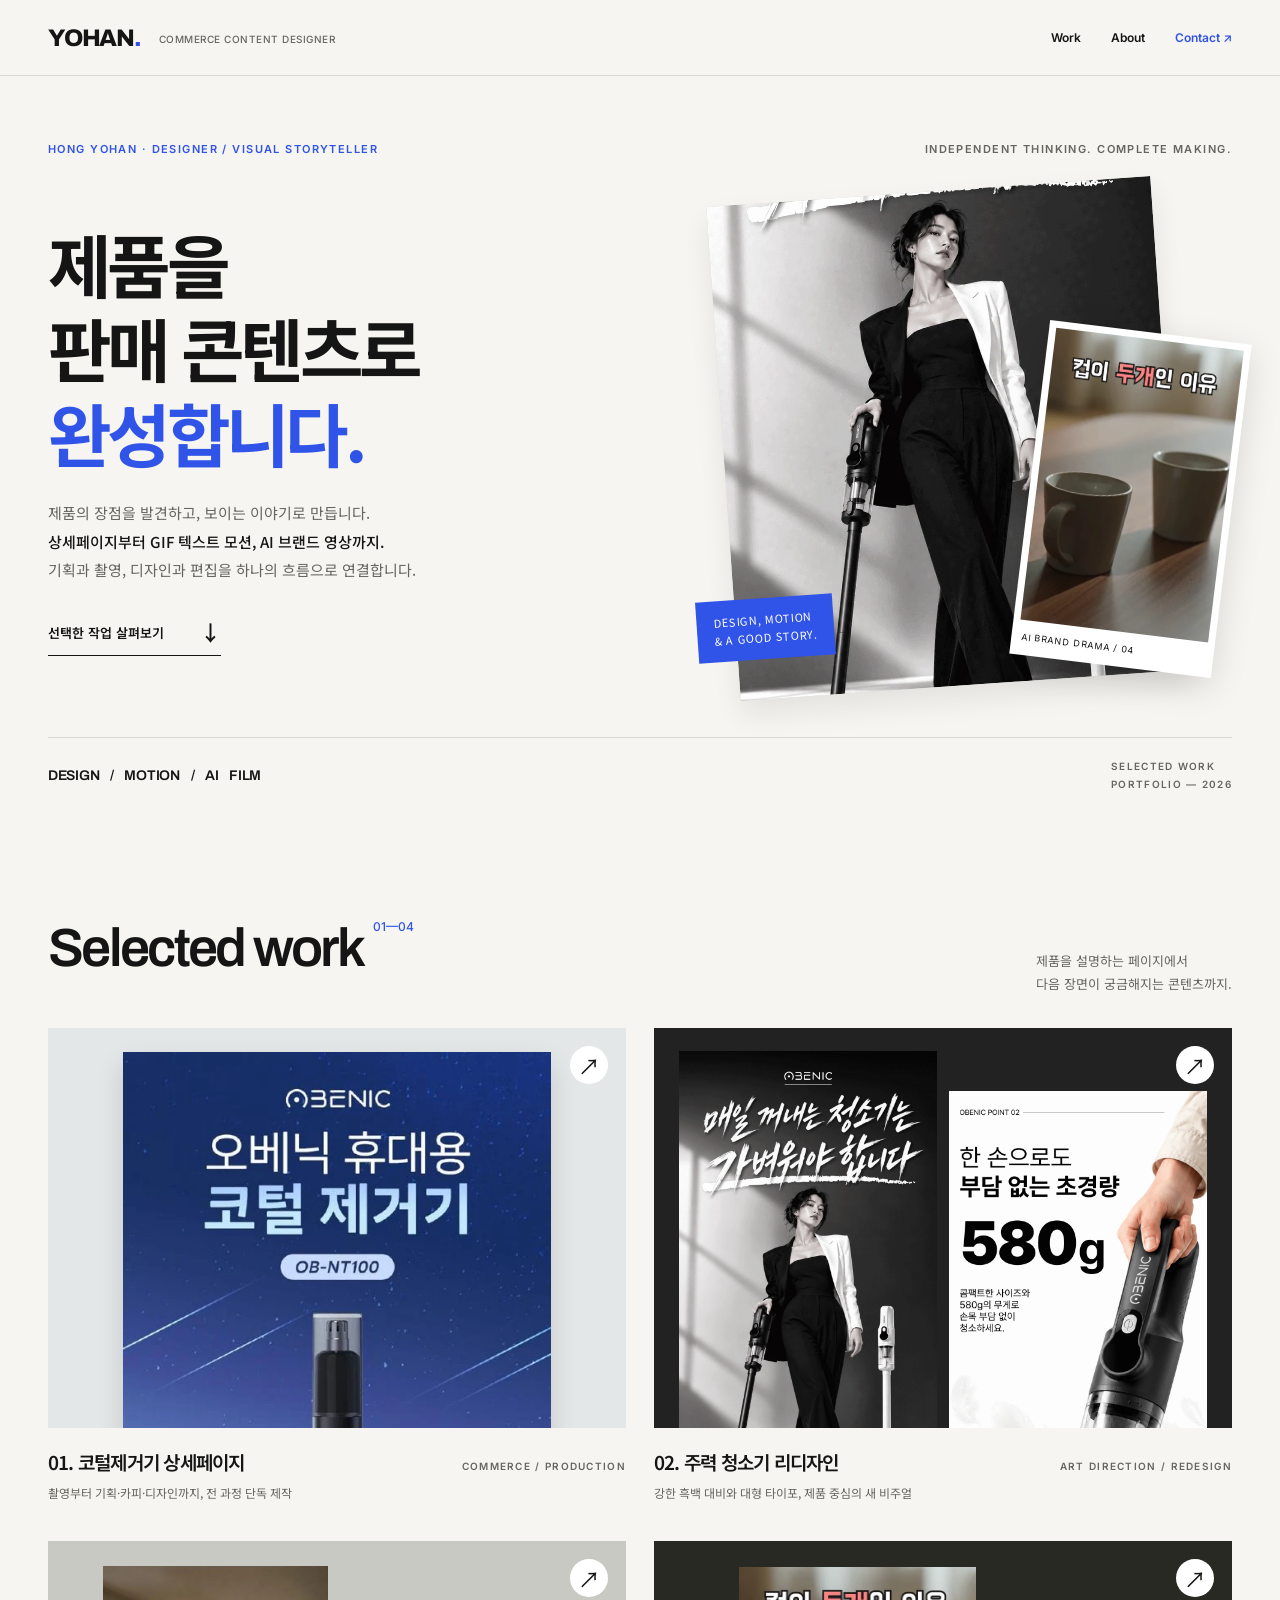
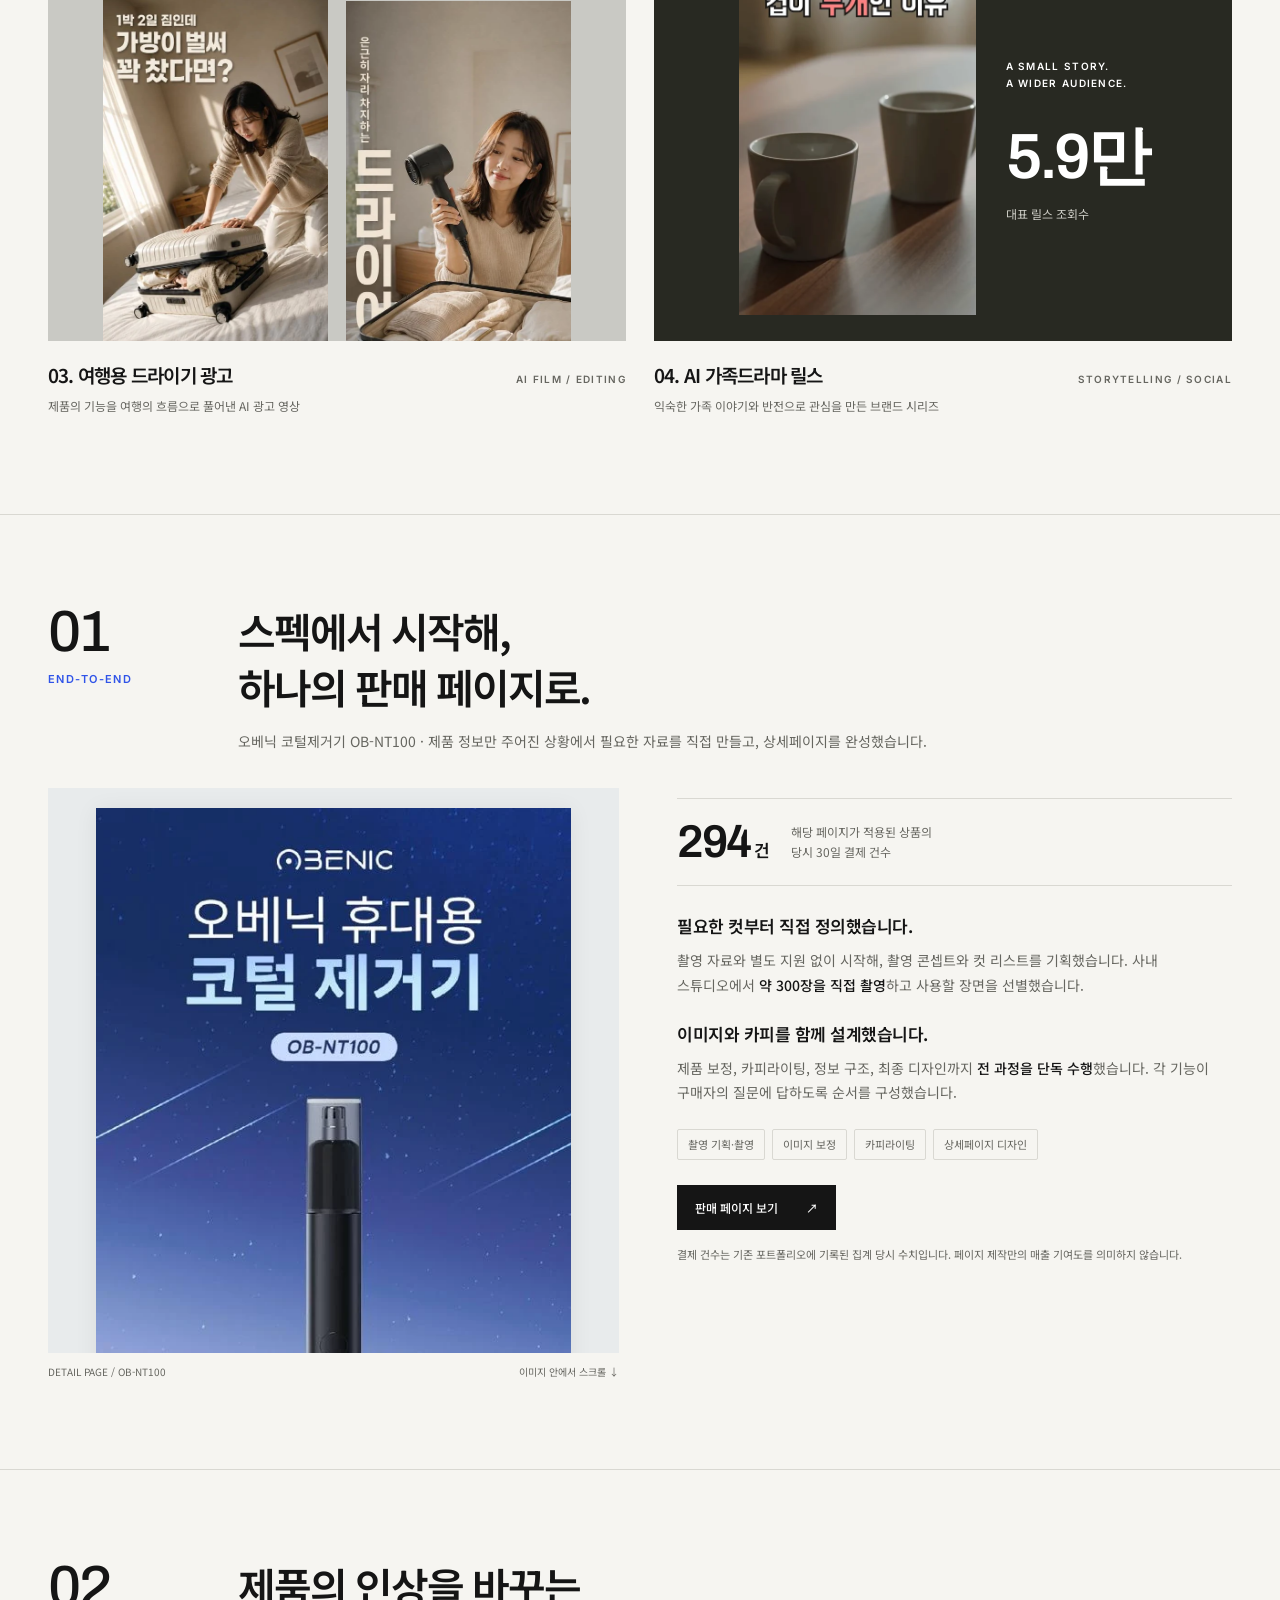
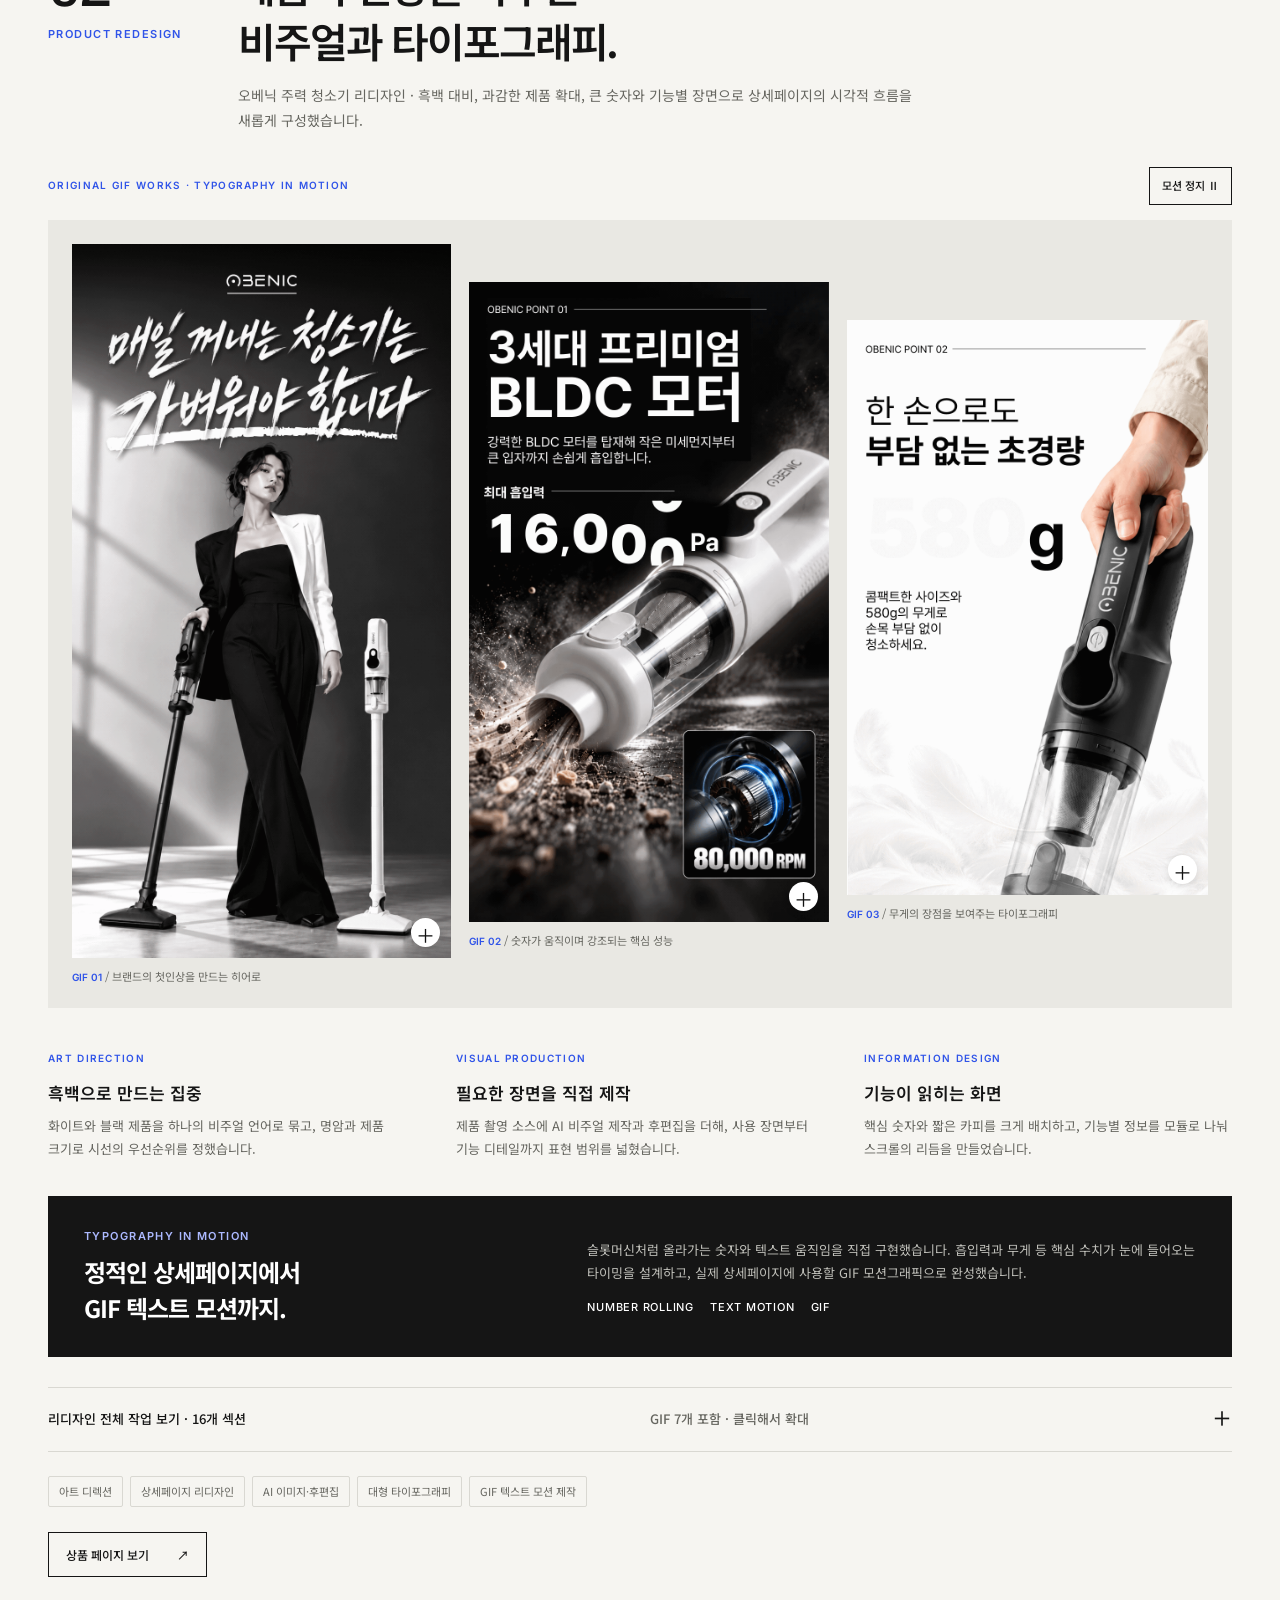
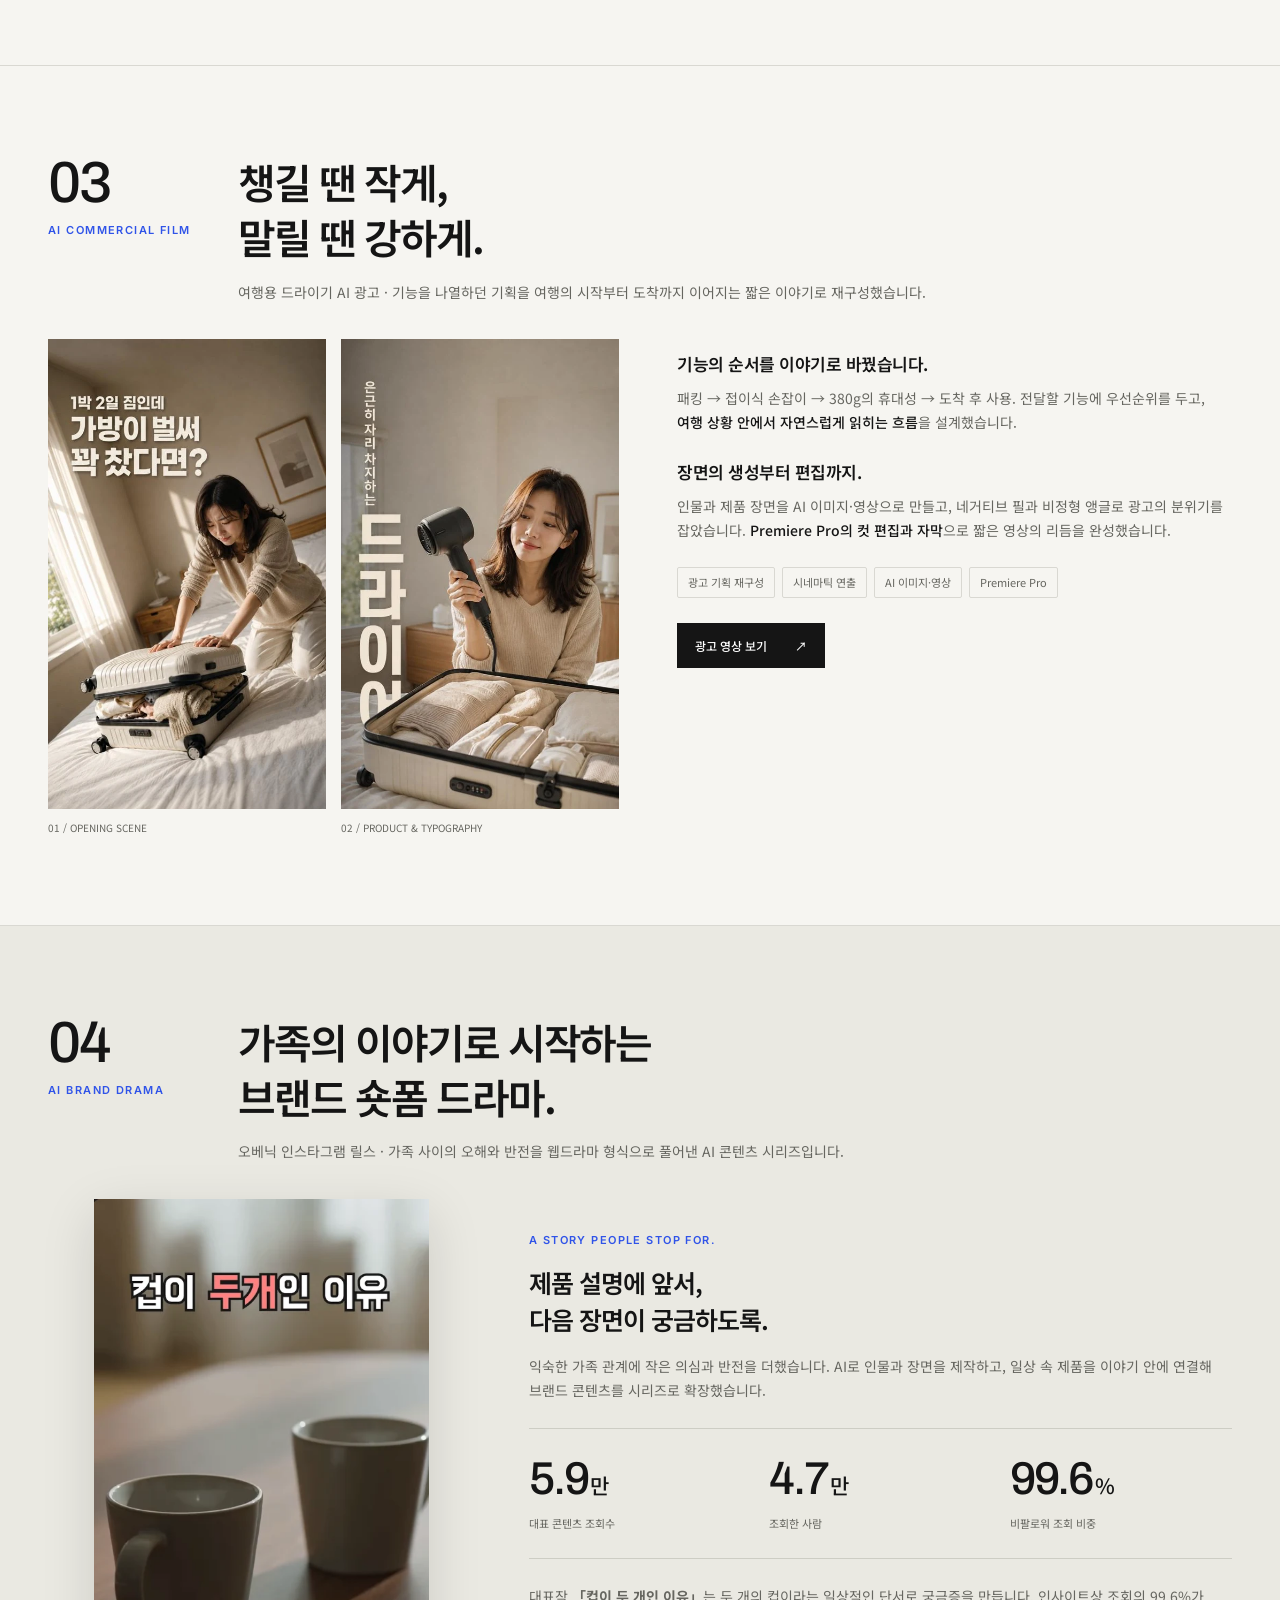
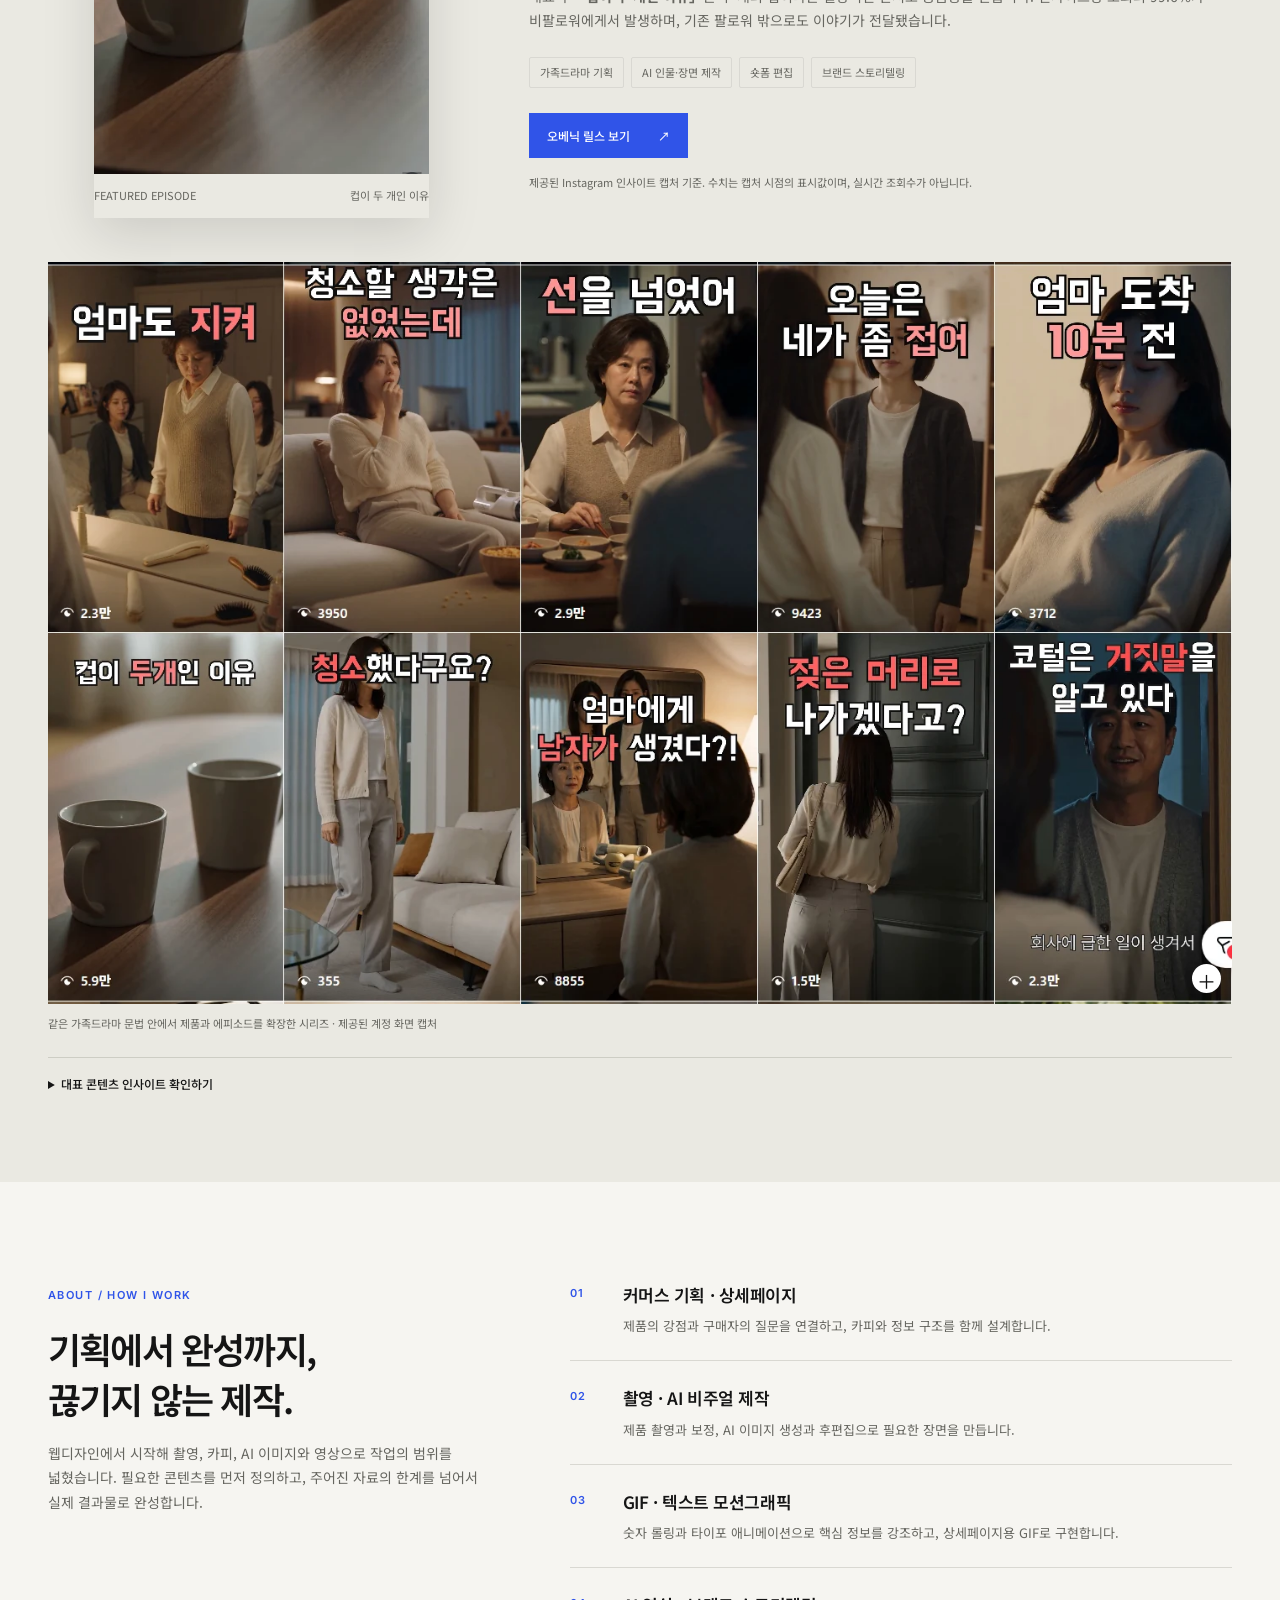
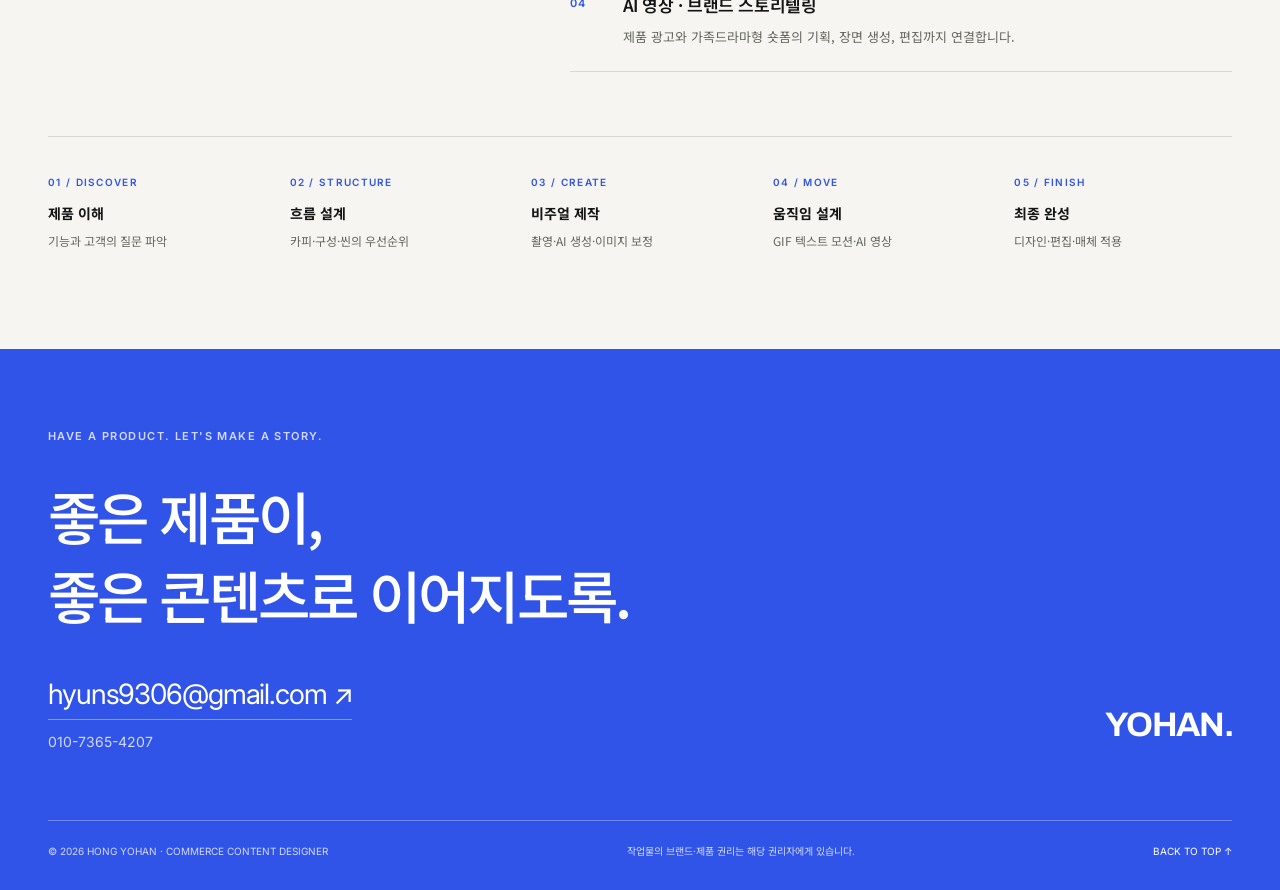
<file: index.html>
<!DOCTYPE html>
<html lang="ko">
<head>
<meta charset="UTF-8">
<meta name="viewport" content="width=device-width, initial-scale=1.0">
<meta name="description" content="홍요한의 커머스 콘텐츠 디자인 포트폴리오. 상세페이지 리디자인, GIF 텍스트 모션그래픽, AI 제품 광고와 가족드라마 릴스까지.">
<meta name="theme-color" content="#f6f5f1">
<meta property="og:title" content="YOHAN — Commerce Content Designer">
<meta property="og:description" content="제품을 판매 콘텐츠로 완성합니다. 상세페이지 · GIF 모션 · AI 브랜드 필름">
<meta property="og:type" content="website">
<meta property="og:image" content="https://yohi604.github.io/github.io/assets/vacuum-01.webp">
<title>홍요한 · 커머스 콘텐츠 디자이너</title>
<link rel="icon" href="favicon.svg" type="image/svg+xml">
<link rel="preconnect" href="https://fonts.googleapis.com">
<link rel="preconnect" href="https://fonts.gstatic.com" crossorigin>
<link href="https://fonts.googleapis.com/css2?family=Archivo:wght@400;500;600;700;800&family=Inter:wght@400;500;600&family=Noto+Sans+KR:wght@400;500;600;700&display=swap" rel="stylesheet">
<link rel="stylesheet" href="styles.css?v=20261021-2">
<script src="script.js?v=20261021-2" defer></script>
</head>
<body id="top">
<a class="skip" href="#cases">작업물 바로 보기</a>
<nav class="site-nav" aria-label="주 메뉴">
  <div class="wrap nav-inner">
    <a class="brand" href="#top" aria-label="홍요한 포트폴리오 처음으로">YOHAN<span>.</span><small>COMMERCE CONTENT DESIGNER</small></a>
    <div class="nav-links"><a href="#cases">Work</a><a href="#capabilities">About</a><a href="#next" class="nav-contact">Contact ↗</a></div>
  </div>
</nav>

<header class="hero">
  <div class="wrap">
    <div class="hero-top mono"><span class="eyebrow">Hong Yohan · Designer / Visual Storyteller</span><span class="edition muted">Independent thinking. Complete making.</span></div>
    <div class="hero-grid">
      <div>
        <h1><span>제품을</span><span>판매 콘텐츠로</span><span class="accent">완성합니다.</span></h1>
        <p class="hero-desc">제품의 장점을 발견하고, 보이는 이야기로 만듭니다.<br><strong>상세페이지부터 GIF 텍스트 모션, AI 브랜드 영상까지.</strong><br>기획과 촬영, 디자인과 편집을 하나의 흐름으로 연결합니다.</p>
        <a class="hero-action" href="#cases">선택한 작업 살펴보기 <span aria-hidden="true">↓</span></a>
      </div>
      <div class="hero-stage" aria-label="대표 작업 미리보기">
        <a class="hero-art" href="#case-02" aria-label="청소기 리디자인 사례 보기" style="display:block"><img src="assets/vacuum-01.webp" alt="흑백 비주얼과 대형 타이포로 완성한 오베닉 청소기 리디자인" fetchpriority="high" width="860" height="1622"></a>
        <figure class="hero-inset"><a href="#case-04" aria-label="AI 가족드라마 사례 보기"><img src="assets/drama-cups.webp" alt="컵이 두 개인 이유 — AI 가족드라마 대표 썸네일" width="490" height="842"></a><figcaption>AI BRAND DRAMA / 04</figcaption></figure>
        <div class="hero-stamp" aria-hidden="true">DESIGN, MOTION<br>& A GOOD STORY.</div>
      </div>
    </div>
    <div class="hero-bottom"><span class="disciplines">DESIGN / MOTION / AI FILM</span><span class="mono">Selected work<br>Portfolio — 2026</span></div>
  </div>
</header>

<main>
<section class="section" id="cases" aria-labelledby="work-title">
  <div class="wrap">
    <div class="section-top"><h2 id="work-title">Selected work<sup>01—04</sup></h2><p>제품을 설명하는 페이지에서<br>다음 장면이 궁금해지는 콘텐츠까지.</p></div>
    <div class="project-grid">
      <a class="project" href="#case-01">
        <div class="project-cover cover-trimmer"><img src="assets/trimmer-detail.webp" alt="코털제거기 상세페이지 작업 미리보기" loading="lazy"></div>
        <div class="project-meta"><h3>01. 코털제거기 상세페이지</h3><span class="mono">Commerce / Production</span></div>
        <p class="project-desc">촬영부터 기획·카피·디자인까지, 전 과정 단독 제작</p>
      </a>
      <a class="project" href="#case-02">
        <div class="project-cover cover-vacuum"><img src="assets/vacuum-01.webp" alt="오베닉 청소기 최신 히어로 디자인" loading="lazy"><img src="assets/vacuum-05.webp" alt="580g 초경량을 강조한 청소기 디자인" loading="lazy"></div>
        <div class="project-meta"><h3>02. 주력 청소기 리디자인</h3><span class="mono">Art Direction / Redesign</span></div>
        <p class="project-desc">강한 흑백 대비와 대형 타이포, 제품 중심의 새 비주얼</p>
      </a>
      <a class="project" href="#case-03">
        <div class="project-cover cover-video"><img src="assets/dryer-hook.webp" alt="여행용 드라이기 광고 오프닝 장면" loading="lazy"><img src="assets/dryer-type.webp" alt="드라이기 광고 타이포그래피 장면" loading="lazy"></div>
        <div class="project-meta"><h3>03. 여행용 드라이기 광고</h3><span class="mono">AI Film / Editing</span></div>
        <p class="project-desc">제품의 기능을 여행의 흐름으로 풀어낸 AI 광고 영상</p>
      </a>
      <a class="project" href="#case-04">
        <div class="project-cover cover-drama"><img src="assets/drama-cups.webp" alt="AI 가족드라마 컵이 두 개인 이유" loading="lazy"><div><div class="mono">A small story.<br>A wider audience.</div><strong>5.9만</strong><span>대표 릴스 조회수</span></div></div>
        <div class="project-meta"><h3>04. AI 가족드라마 릴스</h3><span class="mono">Storytelling / Social</span></div>
        <p class="project-desc">익숙한 가족 이야기와 반전으로 관심을 만든 브랜드 시리즈</p>
      </a>
    </div>
  </div>
</section>

<section class="case-section" id="case-01" aria-labelledby="case01-title">
  <div class="wrap">
    <div class="case-heading">
      <div class="case-index"><span class="case-no">01</span><span class="mono">End-to-end</span></div>
      <div><h2 id="case01-title">스펙에서 시작해,<br>하나의 판매 페이지로.</h2><p>오베닉 코털제거기 OB-NT100 · 제품 정보만 주어진 상황에서 필요한 자료를 직접 만들고, 상세페이지를 완성했습니다.</p></div>
    </div>
    <div class="case-layout">
      <figure><div class="detail-window" tabindex="0" role="region" aria-label="코털제거기 상세페이지, 스크롤하여 전체 보기"><img src="assets/trimmer-detail.webp" alt="오베닉 OB-NT100 전체 상세페이지" loading="lazy"></div><figcaption class="window-caption"><span>DETAIL PAGE / OB-NT100</span><span>이미지 안에서 스크롤 ↓</span></figcaption></figure>
      <div class="case-copy">
        <div class="metric-inline"><strong>294<small>건</small></strong><span>해당 페이지가 적용된 상품의<br>당시 30일 결제 건수</span></div>
        <h3>필요한 컷부터 직접 정의했습니다.</h3><p>촬영 자료와 별도 지원 없이 시작해, 촬영 콘셉트와 컷 리스트를 기획했습니다. 사내 스튜디오에서 <b>약 300장을 직접 촬영</b>하고 사용할 장면을 선별했습니다.</p>
        <h3>이미지와 카피를 함께 설계했습니다.</h3><p>제품 보정, 카피라이팅, 정보 구조, 최종 디자인까지 <b>전 과정을 단독 수행</b>했습니다. 각 기능이 구매자의 질문에 답하도록 순서를 구성했습니다.</p>
        <div class="case-tags"><span>촬영 기획·촬영</span><span>이미지 보정</span><span>카피라이팅</span><span>상세페이지 디자인</span></div>
        <div class="links"><a class="button solid" href="https://smartstore.naver.com/obenic/products/11923440043" target="_blank" rel="noopener noreferrer">판매 페이지 보기 <span aria-hidden="true">↗</span></a></div>
        <p class="evidence-note">결제 건수는 기존 포트폴리오에 기록된 집계 당시 수치입니다. 페이지 제작만의 매출 기여도를 의미하지 않습니다.</p>
      </div>
    </div>
  </div>
</section>

<section class="case-section" id="case-02" aria-labelledby="case02-title">
  <div class="wrap">
    <div class="case-heading">
      <div class="case-index"><span class="case-no">02</span><span class="mono">Product redesign</span></div>
      <div><h2 id="case02-title">제품의 인상을 바꾸는<br>비주얼과 타이포그래피.</h2><p>오베닉 주력 청소기 리디자인 · 흑백 대비, 과감한 제품 확대, 큰 숫자와 기능별 장면으로 상세페이지의 시각적 흐름을 새롭게 구성했습니다.</p></div>
    </div>
    <div class="motion-toolbar"><span class="mono eyebrow">Original GIF works · Typography in motion</span><button class="button" id="motion-toggle" type="button" aria-pressed="true" aria-label="GIF 모션 재생">모션 정지 Ⅱ</button></div>
    <div class="vacuum-feature">
      <figure><a class="art-button" href="assets/vacuum-01.gif" data-gallery="vacuum" data-title="01 · 브랜드 히어로 모션" aria-label="브랜드 히어로 GIF 확대"><img src="assets/vacuum-01.gif" data-animated="assets/vacuum-01.gif" data-still="assets/vacuum-01.webp" alt="오베닉 청소기 흑백 히어로 비주얼 GIF" loading="lazy"></a><figcaption class="art-caption"><b>GIF 01</b> / 브랜드의 첫인상을 만드는 히어로</figcaption></figure>
      <figure><a class="art-button" href="assets/vacuum-04.gif" data-gallery="vacuum" data-title="04 · 흡입력 숫자 모션" aria-label="흡입력 숫자 롤링 GIF 확대"><img src="assets/vacuum-04.gif" data-animated="assets/vacuum-04.gif" data-still="assets/vacuum-04.webp" alt="최대 흡입력 숫자가 움직이는 BLDC 모터 상세페이지 GIF" loading="lazy"></a><figcaption class="art-caption"><b>GIF 02</b> / 숫자가 움직이며 강조되는 핵심 성능</figcaption></figure>
      <figure><a class="art-button" href="assets/vacuum-05.gif" data-gallery="vacuum" data-title="05 · 초경량 타이포 모션" aria-label="초경량 타이포그래피 GIF 확대"><img src="assets/vacuum-05.gif" data-animated="assets/vacuum-05.gif" data-still="assets/vacuum-05.webp" alt="580g 초경량을 강조하는 텍스트 모션 GIF" loading="lazy"></a><figcaption class="art-caption"><b>GIF 03</b> / 무게의 장점을 보여주는 타이포그래피</figcaption></figure>
    </div>
    <div class="case-summary">
      <div><span class="mono">Art direction</span><h3>흑백으로 만드는 집중</h3><p>화이트와 블랙 제품을 하나의 비주얼 언어로 묶고, 명암과 제품 크기로 시선의 우선순위를 정했습니다.</p></div>
      <div><span class="mono">Visual production</span><h3>필요한 장면을 직접 제작</h3><p>제품 촬영 소스에 AI 비주얼 제작과 후편집을 더해, 사용 장면부터 기능 디테일까지 표현 범위를 넓혔습니다.</p></div>
      <div><span class="mono">Information design</span><h3>기능이 읽히는 화면</h3><p>핵심 숫자와 짧은 카피를 크게 배치하고, 기능별 정보를 모듈로 나눠 스크롤의 리듬을 만들었습니다.</p></div>
    </div>
    <aside class="motion-callout" aria-labelledby="motion-title">
      <div><div class="mono">Typography in motion</div><h3 id="motion-title">정적인 상세페이지에서<br>GIF 텍스트 모션까지.</h3></div>
      <div><p>슬롯머신처럼 올라가는 숫자와 텍스트 움직임을 직접 구현했습니다. 흡입력과 무게 등 핵심 수치가 눈에 들어오는 타이밍을 설계하고, 실제 상세페이지에 사용할 GIF 모션그래픽으로 완성했습니다.</p><div class="motion-tags"><span>NUMBER ROLLING</span><span>TEXT MOTION</span><span>GIF</span></div></div>
    </aside>
    <details class="gallery-details">
      <summary>리디자인 전체 작업 보기 · 16개 섹션 <span class="muted">GIF 7개 포함 · 클릭해서 확대</span></summary>
      <div class="gallery-grid" id="vacuum-gallery"></div>
    </details>
    <div class="case-tags"><span>아트 디렉션</span><span>상세페이지 리디자인</span><span>AI 이미지·후편집</span><span>대형 타이포그래피</span><span>GIF 텍스트 모션 제작</span></div>
    <div class="links"><a class="button" href="https://smartstore.naver.com/obenic/products/12833099333" target="_blank" rel="noopener noreferrer">상품 페이지 보기 <span aria-hidden="true">↗</span></a></div>
  </div>
</section>

<section class="case-section" id="case-03" aria-labelledby="case03-title">
  <div class="wrap">
    <div class="case-heading">
      <div class="case-index"><span class="case-no">03</span><span class="mono">AI commercial film</span></div>
      <div><h2 id="case03-title">챙길 땐 작게,<br>말릴 땐 강하게.</h2><p>여행용 드라이기 AI 광고 · 기능을 나열하던 기획을 여행의 시작부터 도착까지 이어지는 짧은 이야기로 재구성했습니다.</p></div>
    </div>
    <div class="case-layout">
      <div class="video-stills">
        <figure><a href="https://www.youtube.com/shorts/LEi4liqGNys" target="_blank" rel="noopener noreferrer" aria-label="여행용 드라이기 광고 유튜브에서 재생"><img src="assets/dryer-hook.webp" alt="드라이기 광고 영상의 오프닝 장면" loading="lazy"></a><figcaption>01 / OPENING SCENE</figcaption></figure>
        <figure><img src="assets/dryer-type.webp" alt="드라이기 광고의 제품 타이포 컷" loading="lazy"><figcaption>02 / PRODUCT & TYPOGRAPHY</figcaption></figure>
      </div>
      <div class="case-copy">
        <h3>기능의 순서를 이야기로 바꿨습니다.</h3><p>패킹 → 접이식 손잡이 → 380g의 휴대성 → 도착 후 사용. 전달할 기능에 우선순위를 두고, <b>여행 상황 안에서 자연스럽게 읽히는 흐름</b>을 설계했습니다.</p>
        <h3>장면의 생성부터 편집까지.</h3><p>인물과 제품 장면을 AI 이미지·영상으로 만들고, 네거티브 필과 비정형 앵글로 광고의 분위기를 잡았습니다. <b>Premiere Pro의 컷 편집과 자막</b>으로 짧은 영상의 리듬을 완성했습니다.</p>
        <div class="case-tags"><span>광고 기획 재구성</span><span>시네마틱 연출</span><span>AI 이미지·영상</span><span>Premiere Pro</span></div>
        <div class="links"><a class="button solid" href="https://www.youtube.com/shorts/LEi4liqGNys" target="_blank" rel="noopener noreferrer">광고 영상 보기 <span aria-hidden="true">↗</span></a></div>
      </div>
    </div>
  </div>
</section>

<section class="case-section case-drama" id="case-04" aria-labelledby="case04-title">
  <div class="wrap">
    <div class="case-heading">
      <div class="case-index"><span class="case-no">04</span><span class="mono">AI brand drama</span></div>
      <div><h2 id="case04-title">가족의 이야기로 시작하는<br>브랜드 숏폼 드라마.</h2><p>오베닉 인스타그램 릴스 · 가족 사이의 오해와 반전을 웹드라마 형식으로 풀어낸 AI 콘텐츠 시리즈입니다.</p></div>
    </div>
    <div class="drama-layout">
      <figure class="drama-feature"><a href="https://www.instagram.com/obenic_official/reels/" target="_blank" rel="noopener noreferrer" aria-label="오베닉 인스타그램 릴스 보기"><img src="assets/drama-cups.webp" alt="대표 에피소드 컵이 두 개인 이유 썸네일" loading="lazy"></a><figcaption class="drama-caption"><span>FEATURED EPISODE</span><span>컵이 두 개인 이유</span></figcaption></figure>
      <div class="drama-copy">
        <span class="mono eyebrow">A story people stop for.</span>
        <h3 style="margin-top:13px">제품 설명에 앞서,<br>다음 장면이 궁금하도록.</h3>
        <p class="intro">익숙한 가족 관계에 작은 의심과 반전을 더했습니다. AI로 인물과 장면을 제작하고, 일상 속 제품을 이야기 안에 연결해 브랜드 콘텐츠를 시리즈로 확장했습니다.</p>
        <div class="metric-grid" aria-label="대표 콘텐츠 성과">
          <div><strong>5.9<small>만</small></strong><span>대표 콘텐츠 조회수</span></div>
          <div><strong>4.7<small>만</small></strong><span>조회한 사람</span></div>
          <div><strong>99.6<small>%</small></strong><span>비팔로워 조회 비중</span></div>
        </div>
        <p>대표작 <b>「컵이 두 개인 이유」</b>는 두 개의 컵이라는 일상적인 단서로 궁금증을 만듭니다. 인사이트상 조회의 99.6%가 비팔로워에게서 발생하며, 기존 팔로워 밖으로도 이야기가 전달됐습니다.</p>
        <div class="case-tags"><span>가족드라마 기획</span><span>AI 인물·장면 제작</span><span>숏폼 편집</span><span>브랜드 스토리텔링</span></div>
        <div class="links"><a class="button blue" href="https://www.instagram.com/obenic_official/reels/" target="_blank" rel="noopener noreferrer">오베닉 릴스 보기 <span aria-hidden="true">↗</span></a></div>
        <p class="evidence-note">제공된 Instagram 인사이트 캡처 기준. 수치는 캡처 시점의 표시값이며, 실시간 조회수가 아닙니다.</p>
      </div>
    </div>
    <figure class="drama-grid-figure"><a class="art-button" href="assets/drama-grid.webp" data-gallery="drama" data-title="오베닉 AI 가족드라마 시리즈" aria-label="릴스 시리즈와 조회수 캡처 확대"><img src="assets/drama-grid.webp" alt="오베닉 AI 가족드라마 릴스 10편과 조회수: 컵이 두 개인 이유 5.9만, 선을 넘었어 2.9만, 엄마도 지켜 2.3만 등" loading="lazy" width="1409" height="884"></a><figcaption>같은 가족드라마 문법 안에서 제품과 에피소드를 확장한 시리즈 · 제공된 계정 화면 캡처</figcaption></figure>
    <details class="evidence-details"><summary>대표 콘텐츠 인사이트 확인하기</summary><div class="evidence-content"><div><p>「컵이 두 개인 이유」<br>조회수 5.9만 · 조회한 사람 4.7만 · 반응 127<br>비팔로워 조회 비중 99.6%</p><p class="evidence-note">조회수와 조회한 사람은 서로 다른 지표입니다. 비팔로워 비중은 조회 기준이며, 매출·전환 성과를 뜻하지 않습니다.</p></div><a class="art-button" href="assets/drama-insights.webp" data-gallery="drama" data-title="컵이 두 개인 이유 · Instagram 인사이트" aria-label="인스타그램 인사이트 원본 캡처 확대"><img src="assets/drama-insights.webp" alt="대표 릴스 인사이트 원본 캡처: 조회수 5.9만, 비팔로워 99.6%, 조회한 사람 4.7만, 반응 127" loading="lazy" width="505" height="880"></a></div></details>
  </div>
</section>

<section class="section" id="capabilities" aria-labelledby="about-title">
  <div class="wrap">
    <div class="about-grid" id="position">
      <div class="about-intro"><span class="mono eyebrow">About / How I work</span><h2 id="about-title">기획에서 완성까지,<br>끊기지 않는 제작.</h2><p>웹디자인에서 시작해 촬영, 카피, AI 이미지와 영상으로 작업의 범위를 넓혔습니다. 필요한 콘텐츠를 먼저 정의하고, 주어진 자료의 한계를 넘어서 실제 결과물로 완성합니다.</p></div>
      <div class="skills-list">
        <div class="skill-row"><span class="mono">01</span><div><h3>커머스 기획 · 상세페이지</h3><p>제품의 강점과 구매자의 질문을 연결하고, 카피와 정보 구조를 함께 설계합니다.</p></div></div>
        <div class="skill-row"><span class="mono">02</span><div><h3>촬영 · AI 비주얼 제작</h3><p>제품 촬영과 보정, AI 이미지 생성과 후편집으로 필요한 장면을 만듭니다.</p></div></div>
        <div class="skill-row"><span class="mono">03</span><div><h3>GIF · 텍스트 모션그래픽</h3><p>숫자 롤링과 타이포 애니메이션으로 핵심 정보를 강조하고, 상세페이지용 GIF로 구현합니다.</p></div></div>
        <div class="skill-row"><span class="mono">04</span><div><h3>AI 영상 · 브랜드 스토리텔링</h3><p>제품 광고와 가족드라마형 숏폼의 기획, 장면 생성, 편집까지 연결합니다.</p></div></div>
      </div>
    </div>
    <div class="workflow" id="workflow" aria-label="콘텐츠 제작 과정">
      <div><span class="mono">01 / Discover</span><h3>제품 이해</h3><p>기능과 고객의 질문 파악</p></div>
      <div><span class="mono">02 / Structure</span><h3>흐름 설계</h3><p>카피·구성·씬의 우선순위</p></div>
      <div><span class="mono">03 / Create</span><h3>비주얼 제작</h3><p>촬영·AI 생성·이미지 보정</p></div>
      <div><span class="mono">04 / Move</span><h3>움직임 설계</h3><p>GIF 텍스트 모션·AI 영상</p></div>
      <div><span class="mono">05 / Finish</span><h3>최종 완성</h3><p>디자인·편집·매체 적용</p></div>
    </div>
  </div>
</section>
</main>

<footer class="contact" id="next">
  <div class="wrap">
    <span class="mono">Have a product. Let's make a story.</span>
    <h2>좋은 제품이,<br>좋은 콘텐츠로 이어지도록.</h2>
    <div class="contact-main"><div class="contact-links"><a href="mailto:hyuns9306@gmail.com">hyuns9306@gmail.com ↗</a><a href="tel:01073654207">010-7365-4207</a></div><div class="contact-mark">YOHAN.</div></div>
    <div class="footer"><span>© 2026 HONG YOHAN · COMMERCE CONTENT DESIGNER</span><span>작업물의 브랜드·제품 권리는 해당 권리자에게 있습니다.</span><a href="#top">BACK TO TOP ↑</a></div>
  </div>
</footer>

<dialog class="lightbox" id="lightbox" aria-labelledby="lightbox-title">
  <div class="lightbox-bar"><span id="lightbox-title">작업 이미지</span><div class="lightbox-controls"><button id="lightbox-prev" type="button" aria-label="이전 이미지">←</button><button id="lightbox-next" type="button" aria-label="다음 이미지">→</button><button id="lightbox-close" type="button" aria-label="이미지 닫기">×</button></div></div>
  <img class="lightbox-image" id="lightbox-image" src="assets/vacuum-01.webp" alt="">
  <div class="lightbox-footer">스크롤해서 전체 보기 · ← → 이전/다음 · Esc 닫기</div>
</dialog>
</body>
</html>
</file>
<file: styles.css>
:root{--paper:#f6f5f1;--white:#fff;--ink:#151515;--muted:#666660;--line:#d9d8d2;--blue:#3054e8;--max:1240px}*{box-sizing:border-box}html{scroll-behavior:smooth;scroll-padding-top:90px}body{margin:0;background:var(--paper);color:var(--ink);font-family:'Noto Sans KR',sans-serif;font-size:15px;line-height:1.75;-webkit-font-smoothing:antialiased}body.modal-open{overflow:hidden}a{color:inherit;text-decoration:none}button,summary,a{-webkit-tap-highlight-color:transparent;touch-action:manipulation}button{font:inherit;cursor:pointer}img{display:block;max-width:100%;height:auto}h1,h2,h3,p,figure{margin:0}h1,h2,h3{word-break:keep-all}p{word-break:keep-all;overflow-wrap:break-word}::selection{background:var(--blue);color:#fff}:focus-visible{outline:3px solid var(--blue);outline-offset:5px}.wrap{width:min(calc(100% - 96px),var(--max));margin-inline:auto}.mono{font-family:'Inter',sans-serif;font-size:11px;font-weight:600;letter-spacing:.13em;text-transform:uppercase}.eyebrow{color:var(--blue)}.muted{color:var(--muted)}.skip{position:fixed;top:-80px;left:20px;background:var(--ink);color:white;padding:12px;z-index:1000}.skip:focus{top:12px}.site-nav{height:76px;position:sticky;top:0;z-index:30;background:rgba(246,245,241,.95);backdrop-filter:blur(18px);border-bottom:1px solid var(--line)}.nav-inner{height:100%;display:flex;align-items:center;justify-content:space-between;gap:24px}.brand{font-family:'Archivo',sans-serif;font-size:24px;font-weight:800;letter-spacing:-1.2px;line-height:1}.brand span{color:var(--blue)}.brand small{display:inline-block;font-family:'Inter',sans-serif;font-size:10px;letter-spacing:.05em;font-weight:500;vertical-align:middle;margin-left:18px;color:var(--muted)}.nav-links{display:flex;gap:30px;font-family:'Inter',sans-serif;font-size:12px;font-weight:600}.nav-links a:hover,.nav-contact{color:var(--blue)}
.hero{padding:64px 0 28px}.hero-top{display:flex;justify-content:space-between;gap:20px;padding-bottom:32px}.hero-grid{display:grid;grid-template-columns:1.12fr 1fr;gap:52px;align-items:center}.hero h1{font-size:clamp(42px,5.4vw,74px);font-weight:700;line-height:1.22;letter-spacing:-.067em}.hero h1 span{display:block;white-space:nowrap}.hero h1 .accent{color:var(--blue)}.hero-desc{max-width:470px;color:var(--muted);font-size:15px;line-height:1.9;margin-top:25px}.hero-desc strong{color:var(--ink);font-weight:500}.hero-action{display:inline-flex;align-items:center;gap:36px;margin-top:26px;padding:11px 0;border-bottom:1px solid var(--ink);font-size:13px;font-weight:600}.hero-action span{font-size:21px;line-height:1}.hero-stage{position:relative;height:495px;padding:0 64px 0 25px}.hero-art{height:100%;width:100%;background:#ddd;overflow:hidden;transform:rotate(-4deg);box-shadow:0 14px 28px #15151515}.hero-art img{width:100%;height:100%;object-fit:cover;object-position:50% 65%}.hero-inset{position:absolute;right:0;bottom:20px;width:38%;padding:7px;background:var(--white);transform:rotate(7deg);box-shadow:0 10px 35px #0002}.hero-inset img{width:100%;aspect-ratio:9/14;object-fit:cover}.hero-inset figcaption{font-family:'Inter',sans-serif;font-size:9px;letter-spacing:.08em;padding:9px 3px 3px}.hero-stamp{position:absolute;left:-1px;bottom:27px;background:var(--blue);color:#fff;padding:13px 17px;transform:rotate(-4deg);font-size:11px;line-height:1.6;letter-spacing:.06em}.hero-bottom{display:flex;justify-content:space-between;gap:20px;align-items:center;margin-top:51px;border-top:1px solid var(--line);padding-top:20px}.hero-bottom .disciplines{font-family:'Archivo',sans-serif;font-weight:600;font-size:14px;word-spacing:8px;letter-spacing:-.02em}.hero-bottom .mono{font-size:10px;color:var(--muted)}
.section{padding:98px 0}.section-top{display:flex;justify-content:space-between;align-items:baseline;gap:24px;margin-bottom:32px}.section-top h2{font-family:'Archivo',sans-serif;font-size:clamp(34px,4.2vw,54px);line-height:1.1;font-weight:600;letter-spacing:-.05em}.section-top h2 sup{font:500 12px 'Inter',sans-serif;vertical-align:top;letter-spacing:0;color:var(--blue);margin-left:10px}.section-top p{font-size:13px;color:var(--muted);max-width:390px}.project-grid{display:grid;grid-template-columns:1fr 1fr;gap:38px 28px}.project-cover{position:relative;height:400px;background:#e8e7e2;overflow:hidden}.project-cover:after{content:'↗';position:absolute;right:18px;top:18px;width:38px;height:38px;display:grid;place-items:center;border-radius:50%;color:var(--ink);background:var(--white);font-size:22px;transition:transform .2s}.project:hover .project-cover:after{transform:rotate(45deg)}.project img{transition:transform .5s}.project:hover img{transform:scale(1.025)}.cover-trimmer{padding:24px 13%;background:#e3e7e8}.cover-trimmer img{width:100%;box-shadow:0 12px 25px #0002}.cover-vacuum{display:grid;grid-template-columns:1fr 1fr;gap:12px;padding:23px 25px 0;background:#222}.cover-vacuum img{width:100%;height:420px;object-fit:cover;object-position:top}.cover-vacuum img:nth-child(2){margin-top:40px}.cover-video{display:flex;justify-content:center;gap:18px;padding:25px 0 0;background:#c9c9c4}.cover-video img{width:39%;height:420px;object-fit:cover;object-position:top}.cover-video img:nth-child(2){margin-top:35px}.cover-drama{display:flex;justify-content:center;align-items:center;gap:30px;background:#282922;color:white;padding:26px}.cover-drama img{width:45%;height:100%;object-fit:cover}.cover-drama strong{display:block;font:600 clamp(42px,5vw,72px)/1.1 'Archivo',sans-serif;letter-spacing:-.06em}.cover-drama span{display:block;font-size:12px;color:#cecec7;margin-top:10px}.cover-drama .mono{font-size:10px;line-height:1.7;margin-bottom:30px;max-width:135px}.project-meta{display:flex;justify-content:space-between;gap:14px;margin-top:17px;align-items:baseline}.project-meta h3{font-size:19px;font-weight:600;letter-spacing:-.04em}.project-meta .mono{font-size:10px;color:var(--muted);white-space:nowrap}.project-desc{font-size:12px;color:var(--muted);margin-top:4px}
.case-section{padding:88px 0;border-top:1px solid var(--line);scroll-margin-top:24px}.case-heading{display:grid;grid-template-columns:160px 1fr;gap:30px;margin-bottom:35px}.case-index .mono{color:var(--blue);display:block;margin-top:9px}.case-index .case-no{font:500 58px/1 'Archivo',sans-serif;letter-spacing:-.04em}.case-heading h2{font-size:clamp(28px,3.2vw,41px);line-height:1.35;letter-spacing:-.05em;font-weight:600}.case-heading p{font-size:14px;color:var(--muted);margin-top:15px;max-width:690px}.case-layout{display:grid;grid-template-columns:1.03fr 1fr;gap:58px;align-items:start}.case-copy{padding-top:10px}.case-copy h3{font-size:17px;font-weight:600;letter-spacing:-.03em;margin:22px 0 7px}.case-copy h3:first-child{margin-top:0}.case-copy p{font-size:14px;color:var(--muted)}.case-copy b{font-weight:500;color:var(--ink)}.case-tags{display:flex;flex-wrap:wrap;gap:7px;margin-top:24px}.case-tags span{font-size:11px;border:1px solid var(--line);padding:5px 10px;border-radius:2px;color:var(--muted)}.links{display:flex;flex-wrap:wrap;gap:12px;margin-top:25px}.button{display:inline-flex;align-items:center;justify-content:center;gap:28px;font-size:12px;font-weight:500;border:1px solid var(--ink);background:transparent;padding:11px 17px;color:var(--ink)}.button:hover{background:var(--ink);color:white}.button.solid{background:var(--ink);color:white}.button.blue{background:var(--blue);border-color:var(--blue);color:#fff}.button.blue:hover{background:#203ec1}.button:disabled{opacity:.3;cursor:default}.detail-window{position:relative;max-height:565px;overflow-y:auto;scrollbar-width:thin;background:#e8ebec;padding:20px 48px;overscroll-behavior:contain}.detail-window img{width:100%;height:auto;box-shadow:0 2px 22px #0001}.window-caption{display:flex;justify-content:space-between;font-size:10px;margin-top:10px;color:var(--muted);gap:12px}.metric-inline{border-top:1px solid var(--line);border-bottom:1px solid var(--line);padding:20px 0;display:flex;align-items:center;gap:23px;margin-bottom:25px}.metric-inline strong{font:600 46px/1 'Archivo',sans-serif;letter-spacing:-.05em}.metric-inline strong small{font-family:'Noto Sans KR',sans-serif;font-size:17px;margin-left:4px}.metric-inline span{font-size:12px;color:var(--muted);line-height:1.7}.evidence-note{font-size:11px!important;color:var(--muted);line-height:1.7;margin-top:15px}
.vacuum-feature{display:grid;grid-template-columns:1.05fr 1fr 1fr;align-items:start;gap:18px;background:#e9e8e3;padding:24px;margin-top:30px}.art-button{position:relative;display:block;width:100%;padding:0;border:0;background:transparent;text-align:left}.art-button img{width:100%;height:auto}.art-button:after{content:'＋';display:grid;place-items:center;position:absolute;bottom:11px;right:11px;width:29px;height:29px;border-radius:50%;font-size:19px;background:#fff;color:#111;box-shadow:0 1px 8px #0002}.art-button:hover img{filter:brightness(.96)}.vacuum-feature figure:nth-child(2){margin-top:38px}.vacuum-feature figure:nth-child(3){margin-top:76px}.art-caption{font-size:11px;color:var(--muted);margin-top:10px;line-height:1.5}.case-summary{display:grid;grid-template-columns:repeat(3,1fr);gap:40px;margin:35px 0}.case-summary .mono{color:var(--blue);font-size:10px}.case-summary h3{font-size:17px;font-weight:600;margin:8px 0}.case-summary p{font-size:13px;color:var(--muted)}.gallery-details{border-top:1px solid var(--line);border-bottom:1px solid var(--line);margin-top:30px}.gallery-details summary{list-style:none;cursor:pointer;display:flex;justify-content:space-between;padding:20px 0;font-size:13px;font-weight:500;gap:20px}.gallery-details summary::-webkit-details-marker{display:none}.gallery-details summary:after{content:'＋';font-size:20px;line-height:1}.gallery-details[open] summary:after{content:'−'}.gallery-grid{display:grid;grid-template-columns:repeat(4,1fr);gap:25px 18px;padding:8px 0 30px}.gallery-grid .art-button{height:290px;overflow:hidden;background:#eeede7}.gallery-grid img{height:100%;object-fit:cover;object-position:top}.motion-callout{background:var(--ink);color:#fff;margin-top:28px;padding:31px 36px;display:grid;grid-template-columns:1fr 1.3fr;gap:35px;align-items:center}.motion-callout .mono{color:#acb9ff;margin-bottom:8px}.motion-callout h3{font-size:24px;line-height:1.5;letter-spacing:-.04em}.motion-callout p{font-size:13px;color:#bfbfb9}.motion-callout .motion-tags{display:flex;gap:16px;flex-wrap:wrap;color:white;font:500 11px 'Inter',sans-serif;letter-spacing:.07em;margin-top:15px}.video-stills{display:grid;grid-template-columns:1fr 1fr;gap:15px}.video-stills img{width:100%;height:470px;object-fit:cover;object-position:top}.video-stills figcaption{font-size:10px;color:var(--muted);margin-top:10px}
.case-drama{background:#eae9e2}.drama-layout{display:grid;grid-template-columns:.85fr 1.4fr;gap:54px;align-items:center}.drama-feature{width:100%;max-width:335px;margin:auto;box-shadow:0 15px 50px #0002}.drama-feature img{width:100%}.drama-caption{display:flex;justify-content:space-between;padding:12px 0;font-size:11px;color:var(--muted)}.metric-grid{display:grid;grid-template-columns:repeat(3,1fr);gap:18px;border-top:1px solid #cdcdc4;border-bottom:1px solid #cdcdc4;padding:25px 0;margin:25px 0}.metric-grid strong{display:block;font:500 clamp(32px,3.6vw,48px)/1.1 'Archivo',sans-serif;letter-spacing:-.045em}.metric-grid strong small{font-size:21px;font-family:'Noto Sans KR',sans-serif;margin-left:2px}.metric-grid span{display:block;font-size:11px;color:var(--muted);margin-top:9px}.drama-copy h3{font-size:25px;letter-spacing:-.04em;line-height:1.5;font-weight:600}.drama-copy p{font-size:14px;color:var(--muted)}.drama-copy .intro{margin-top:15px}.drama-grid-figure{margin-top:44px}.drama-grid-figure img{width:100%}.drama-grid-figure figcaption{font-size:11px;color:var(--muted);margin-top:10px}.evidence-details{margin-top:23px;border-top:1px solid #cdcdc4;padding-top:15px}.evidence-details summary{cursor:pointer;font-size:12px;font-weight:500}.evidence-content{display:grid;grid-template-columns:1fr 210px;gap:25px;align-items:start;padding-top:20px}.evidence-content img{width:100%}.evidence-content p{font-size:12px}
.about-grid{display:grid;grid-template-columns:1fr 1.5fr;gap:80px}.about-intro h2{font-size:36px;line-height:1.4;letter-spacing:-.05em;font-weight:600;margin:17px 0}.about-intro p{font-size:14px;color:var(--muted)}.skills-list{margin:0}.skill-row{display:grid;grid-template-columns:38px 1fr;gap:15px;padding:22px 0;border-bottom:1px solid var(--line)}.skill-row:first-child{padding-top:0}.skill-row h3{font-size:17px;font-weight:600;letter-spacing:-.025em}.skill-row p{margin:6px 0 0;font-size:13px;color:var(--muted)}.skill-row>.mono{color:var(--blue);padding-top:4px}.workflow{margin-top:64px;border-top:1px solid var(--line);padding-top:30px;display:grid;grid-template-columns:repeat(5,1fr);gap:24px}.workflow .mono{font-size:10px;color:var(--blue)}.workflow h3{font-size:14px;margin:8px 0 5px}.workflow p{font-size:12px;color:var(--muted)}.contact{background:var(--blue);color:white;padding:72px 0 30px}.contact .mono{color:#d2d9ff}.contact h2{font-size:clamp(30px,4.5vw,57px);font-weight:500;letter-spacing:-.05em;line-height:1.4;margin:28px 0 35px}.contact-main{display:flex;justify-content:space-between;align-items:end;gap:30px}.contact-links{display:flex;flex-direction:column;align-items:flex-start;gap:10px}.contact-links a{font-family:'Inter',sans-serif;font-size:clamp(17px,2.2vw,28px);letter-spacing:-.04em;border-bottom:1px solid #ffffff66}.contact-links a:last-child{font-size:14px;letter-spacing:0;border:0;color:#d2d9ff}.contact-mark{font-family:'Archivo',sans-serif;font-size:34px;font-weight:700;letter-spacing:-.05em}.footer{display:flex;justify-content:space-between;gap:20px;align-items:baseline;border-top:1px solid #ffffff4d;padding-top:22px;margin-top:65px;font-family:'Inter','Noto Sans KR',sans-serif;font-size:10px;color:#d2d9ff}.footer a{color:white}.lightbox{border:0;padding:0;background:#f6f5f1;color:var(--ink);width:min(1000px,calc(100vw - 40px));max-width:none;max-height:94vh}.lightbox::backdrop{background:#101010dd}.lightbox-bar{position:sticky;top:0;z-index:2;display:flex;align-items:center;justify-content:space-between;gap:20px;background:var(--paper);padding:15px 20px;border-bottom:1px solid var(--line);font-size:12px}.lightbox-controls{display:flex;gap:10px;align-items:center}.lightbox-controls button{border:1px solid var(--line);background:transparent;width:35px;height:35px;color:var(--ink);font-size:17px}.lightbox-image{margin:auto;width:min(860px,100%);height:auto}.lightbox-footer{padding:17px;text-align:center;font-size:11px;color:var(--muted)}
@media(min-width:1550px){.hero{padding-top:72px}.hero-stage{height:540px}}
@media(max-width:1100px){.wrap{width:calc(100% - 64px)}.hero-grid{gap:30px}.hero-stage{height:440px;padding-right:43px}.hero h1{font-size:clamp(38px,5.3vw,63px)}.case-heading{grid-template-columns:130px 1fr}.case-layout{gap:32px}.project-cover{height:340px}.case-summary{gap:25px}.drama-layout{gap:35px}.metric-grid{gap:12px}.about-grid{gap:40px}.gallery-grid .art-button{height:245px}}
@media(max-width:800px){.brand small{display:none}.hero{padding-top:35px}.hero-grid{gap:28px;grid-template-columns:1fr 1fr}.hero-stage{height:345px;padding:0 28px 0 0}.hero h1{font-size:clamp(32px,5vw,42px)}.hero-desc{font-size:13px;margin-top:20px}.hero-top{padding-bottom:30px}.hero-top .edition{display:none}.hero-stamp{bottom:12px;left:-10px;font-size:9px;padding:10px}.hero-inset{bottom:25px}.hero-bottom{margin-top:38px}.hero-bottom .disciplines{font-size:12px;word-spacing:3px}.hero-bottom .mono{font-size:9px}.section{padding:70px 0}.section-top{align-items:start}.section-top p{max-width:265px;font-size:12px}.project-grid{gap:28px 20px}.project-cover{height:285px}.project-meta{display:block}.project-meta h3{font-size:16px}.project-meta .mono{font-size:9px;margin-top:4px;display:block}.cover-drama{gap:18px;padding:18px}.cover-drama .mono{margin-bottom:18px;font-size:8px}.cover-drama strong{font-size:40px}.cover-drama span{font-size:10px}.case-section{padding:65px 0}.case-heading{grid-template-columns:100px 1fr;gap:20px}.case-index .case-no{font-size:45px}.case-layout{gap:28px;grid-template-columns:.95fr 1fr}.detail-window{padding:15px 22px;max-height:520px}.case-copy p{font-size:13px}.case-copy h3{font-size:15px}.metric-inline{gap:16px}.metric-inline strong{font-size:37px}.metric-inline span{font-size:11px}.vacuum-feature{gap:12px;padding:18px}.case-summary{grid-template-columns:1fr;gap:20px}.case-summary>div{display:grid;grid-template-columns:135px 1fr;column-gap:20px}.case-summary h3{grid-column:1;margin:4px 0}.case-summary p{grid-column:2;grid-row:1 / span 2;align-self:center}.motion-callout{padding:25px;gap:25px}.motion-callout h3{font-size:20px}.gallery-grid{grid-template-columns:repeat(3,1fr)}.gallery-grid .art-button{height:250px}.video-stills{gap:10px}.video-stills img{height:350px}.drama-layout{grid-template-columns:.75fr 1.25fr;gap:25px}.drama-copy h3{font-size:21px}.drama-copy p{font-size:13px}.metric-grid{gap:10px}.metric-grid strong{font-size:33px}.metric-grid strong small{font-size:17px}.metric-grid span{font-size:10px}.about-grid{gap:30px}.about-intro h2{font-size:29px}.workflow{gap:15px}.workflow p{font-size:11px}.evidence-content{grid-template-columns:1fr 160px}}
@media(max-width:600px){html{scroll-padding-top:75px}.wrap{width:calc(100% - 40px)}.site-nav{height:63px}.brand{font-size:22px}.nav-links{gap:20px;font-size:11px}.hero-top{font-size:9px;padding-bottom:25px}.hero-grid{grid-template-columns:1fr;gap:34px}.hero h1{font-size:clamp(34px,9.3vw,52px);line-height:1.23;letter-spacing:-.065em}.hero-desc{font-size:14px;max-width:430px}.hero-action{margin-top:18px}.hero-stage{height:410px;max-width:360px;width:90%;margin:8px auto 0;padding:0 43px 0 12px}.hero-art img{object-position:center 60%}.hero-inset{width:39%;bottom:23px}.hero-stamp{left:-8px;bottom:17px;padding:12px 14px;font-size:10px}.hero-bottom{margin-top:29px}.hero-bottom .mono{max-width:80px;text-align:right;font-size:8px;line-height:1.7}.hero-bottom .disciplines{font-size:12px;word-spacing:2px}.section{padding:58px 0}.section-top{display:block;margin-bottom:25px}.section-top h2{font-size:37px}.section-top p{max-width:100%;margin-top:13px}.project-grid{grid-template-columns:1fr;gap:29px}.project-cover{height:340px}.project-meta{display:flex;align-items:baseline}.project-meta h3{font-size:17px}.project-meta .mono{font-size:8px}.cover-trimmer{padding:22px 16%}.cover-drama{padding:22px;gap:30px}.cover-drama img{width:46%}.cover-drama strong{font-size:54px}.cover-drama .mono{font-size:10px}.cover-drama span{font-size:11px}.case-section{padding:55px 0}.case-heading{grid-template-columns:1fr;gap:17px;margin-bottom:25px}.case-index{display:flex;align-items:center;gap:16px}.case-index .case-no{font-size:32px}.case-index .mono{font-size:9px;margin:0}.case-heading h2{font-size:29px}.case-heading p{font-size:13px;margin-top:12px}.case-layout{grid-template-columns:1fr;gap:28px}.detail-window{max-height:440px;padding:20px 30px}.case-copy{padding-top:0}.case-copy p{font-size:14px}.case-copy h3{font-size:17px}.metric-inline strong{font-size:43px}.metric-inline span{font-size:12px}.case-tags span{font-size:10px}.vacuum-feature{grid-template-columns:1fr 1fr;gap:14px;padding:15px;margin-top:24px}.vacuum-feature figure:first-child{grid-column:1 / -1;width:74%;margin-inline:auto}.vacuum-feature figure:nth-child(n+2){margin-top:9px}.art-caption{font-size:10px}.case-summary{gap:23px;margin:28px 0}.case-summary>div{display:block}.case-summary h3{margin:7px 0}.case-summary p{font-size:13px}.motion-callout{grid-template-columns:1fr;gap:15px;padding:25px}.motion-callout h3{font-size:22px}.motion-callout p{font-size:13px}.gallery-grid{grid-template-columns:1fr 1fr;gap:20px 13px}.gallery-grid .art-button{height:245px}.gallery-details summary{font-size:12px}.video-stills img{height:350px}.drama-layout{grid-template-columns:1fr;gap:28px}.drama-feature{max-width:270px}.drama-copy h3{font-size:25px}.drama-copy p{font-size:14px}.metric-grid{gap:15px;padding:22px 0}.metric-grid strong{font-size:40px}.metric-grid strong small{font-size:20px}.metric-grid span{font-size:10px}.drama-grid-figure{margin-top:30px}.drama-grid-figure .art-button:after{bottom:8px;right:8px}.evidence-content{grid-template-columns:1fr}.evidence-content .art-button{max-width:270px}.about-grid{grid-template-columns:1fr;gap:32px}.about-intro h2{font-size:30px}.workflow{grid-template-columns:1fr 1fr;gap:25px;margin-top:35px}.workflow p{font-size:12px}.contact{padding:50px 0 25px}.contact h2{font-size:33px}.contact-main{align-items:start}.contact-mark{font-size:23px}.contact-links a{font-size:19px}.contact-links a:last-child{font-size:12px}.footer{margin-top:45px;flex-wrap:wrap;font-size:9px;gap:12px}.lightbox{width:calc(100vw - 16px);max-height:94dvh}.lightbox-bar{padding:10px 12px;gap:10px}.lightbox-bar>span{font-size:10px}.lightbox-controls{gap:5px}.lightbox-controls button{width:32px;height:32px}.evidence-note{font-size:10px!important}}
@media(max-width:360px){.wrap{width:calc(100% - 32px)}.nav-links{gap:15px}.hero-stage{height:355px}.project-cover{height:300px}.project-meta{display:block}.hero-bottom .disciplines{font-size:10px}.metric-grid strong{font-size:35px}.metric-grid span{font-size:9px}.contact-main{display:block}.contact-mark{margin-top:25px}.gallery-grid .art-button{height:210px}}
@media(prefers-reduced-motion:reduce){html{scroll-behavior:auto}*,*:before,*:after{animation:none!important;transition:none!important}}
.motion-toolbar{display:flex;justify-content:space-between;align-items:center;gap:20px;margin-top:30px}.motion-toolbar .mono{font-size:10px}.motion-toolbar .button{font-size:11px;padding:8px 12px}.motion-toolbar+.vacuum-feature{margin-top:15px}.art-caption b{font:600 10px 'Inter',sans-serif;color:var(--blue)}.gallery-grid .gif-marker{position:absolute;top:10px;left:10px;background:var(--blue);color:#fff;padding:4px 7px;font:600 9px 'Inter',sans-serif;letter-spacing:.07em;z-index:1}@media(max-width:600px){.motion-toolbar{align-items:flex-start;gap:15px}.motion-toolbar .mono{font-size:8px;max-width:130px}.motion-toolbar .button{font-size:10px;padding:7px 9px;white-space:nowrap}}
</file>
